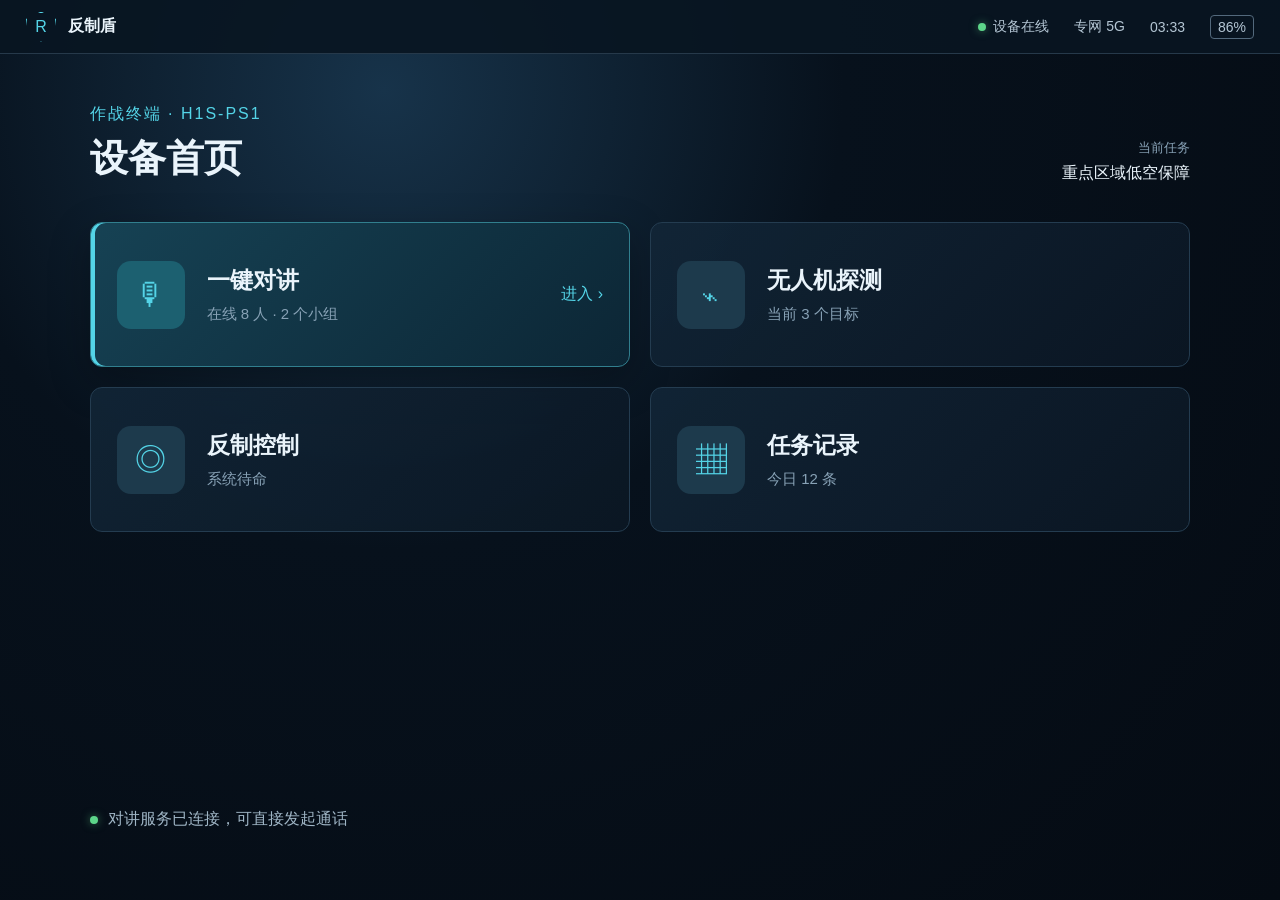
<file: talk-demo/index.html>
<!doctype html>
<html lang="zh-CN">
<head>
  <meta charset="utf-8">
  <meta name="viewport" content="width=device-width,initial-scale=1,viewport-fit=cover">
  <title>反制盾 · 一键对讲 Demo</title>
  <link rel="stylesheet" href="styles.css">
  <link rel="stylesheet" href="ptt.css">
</head>
<body>
  <main class="device-shell">
    <header class="status-bar">
      <div class="brand"><span class="brand-mark">R</span><strong>反制盾</strong></div>
      <div class="status-items"><span><i class="dot green"></i>设备在线</span><span>专网 5G</span><span id="clock">10:28</span><span class="battery">86%</span></div>
    </header>

    <section id="homeScreen" class="screen home-screen active" aria-label="设备首页">
      <div class="home-heading">
        <div><p>作战终端 · H1S-PS1</p><h1>设备首页</h1></div>
        <div class="weather"><span>当前任务</span><strong>重点区域低空保障</strong></div>
      </div>
      <div class="home-grid">
        <button class="home-card talk-shortcut" id="openTalk">
          <span class="home-icon">🎙</span><span><strong>一键对讲</strong><small>在线 8 人 · 2 个小组</small></span><i>进入 ›</i>
        </button>
        <button class="home-card"><span class="home-icon">⌁</span><span><strong>无人机探测</strong><small>当前 3 个目标</small></span></button>
        <button class="home-card"><span class="home-icon">◎</span><span><strong>反制控制</strong><small>系统待命</small></span></button>
        <button class="home-card"><span class="home-icon">▦</span><span><strong>任务记录</strong><small>今日 12 条</small></span></button>
      </div>
      <div class="home-note"><i class="dot green"></i>对讲服务已连接，可直接发起通话</div>
    </section>

    <section id="talkScreen" class="screen talk-screen" aria-label="一键对讲">
      <aside class="sidebar">
        <div class="side-title"><button id="backHome" aria-label="返回首页">‹</button><div><small>通讯协同</small><h1>一键对讲</h1></div></div>
        <div class="tabs" role="tablist">
          <button class="tab active" data-tab="contacts">通讯录 <span>8</span></button>
          <button class="tab" data-tab="groups">对讲小组 <span id="groupCount">2</span></button>
        </div>
        <div class="search"><span>⌕</span><input id="searchInput" placeholder="搜索人员或小组"></div>
        <div id="contactsList" class="channel-list"></div>
        <div id="groupsList" class="channel-list hidden"></div>
        <button id="createGroup" class="create-group hidden">＋ 创建对讲小组</button>
      </aside>

      <section class="conversation">
        <header class="conversation-head">
          <div class="target-avatar group" id="targetAvatar">巡防</div>
          <div><h2 id="targetName">一号巡防组</h2><p id="targetMeta"><i class="dot green"></i>5 人在线 · 小组频道 01</p></div>
          <div class="head-actions"><button title="成员">♟ <span id="memberNumber">5</span></button><button title="更多">•••</button></div>
        </header>
        <div class="channel-banner"><span>CH 01</span><div><strong>专网加密频道</strong><small>当前信号稳定 · 延迟 36ms</small></div><i class="signal">▂▄▆█</i></div>
        <div class="messages" id="messages" aria-live="polite"></div>
        <footer class="ptt-panel">
          <div class="ptt-status"><span id="pttHint">按住麦克风开始讲话</span><span id="timer">00:00</span></div>
          <button id="pttButton" class="ptt-button" aria-label="按住说话">
            <span class="mic" aria-hidden="true"><svg viewBox="0 0 48 48" fill="none"><rect x="17" y="7" width="14" height="25" rx="7"/><path d="M11 24v2a13 13 0 0 0 26 0v-2M24 39v5M18 44h12"/></svg></span>
            <strong>按住说话</strong><small>松开发送</small>
          </button>
          <p>按住按钮或按住 <kbd>空格键</kbd> 发话</p>
        </footer>
      </section>

      <aside class="members-panel">
        <header><span>当前成员</span><small id="onlineSummary">5 / 5 在线</small></header>
        <div id="memberList"></div>
        <div class="device-health"><span>频道状态</span><strong><i class="dot green"></i>正常</strong><small>语音链路已加密</small></div>
      </aside>
    </section>
  </main>

  <dialog id="groupDialog">
    <form method="dialog" id="groupForm">
      <header><div><small>新建频道</small><h2>创建对讲小组</h2></div><button value="cancel" aria-label="关闭">×</button></header>
      <label>小组名称<input id="groupName" required maxlength="12" placeholder="例如：二号巡防组"></label>
      <fieldset><legend>选择成员 <span id="selectedCount">已选 0 人</span></legend><div id="groupMemberChoices"></div></fieldset>
      <footer><button value="cancel" class="secondary">取消</button><button id="saveGroup" value="default">创建小组</button></footer>
    </form>
  </dialog>
  <div id="toast" class="toast" role="status"></div>
  <script src="app.js"></script>
</body>
</html>
</file>
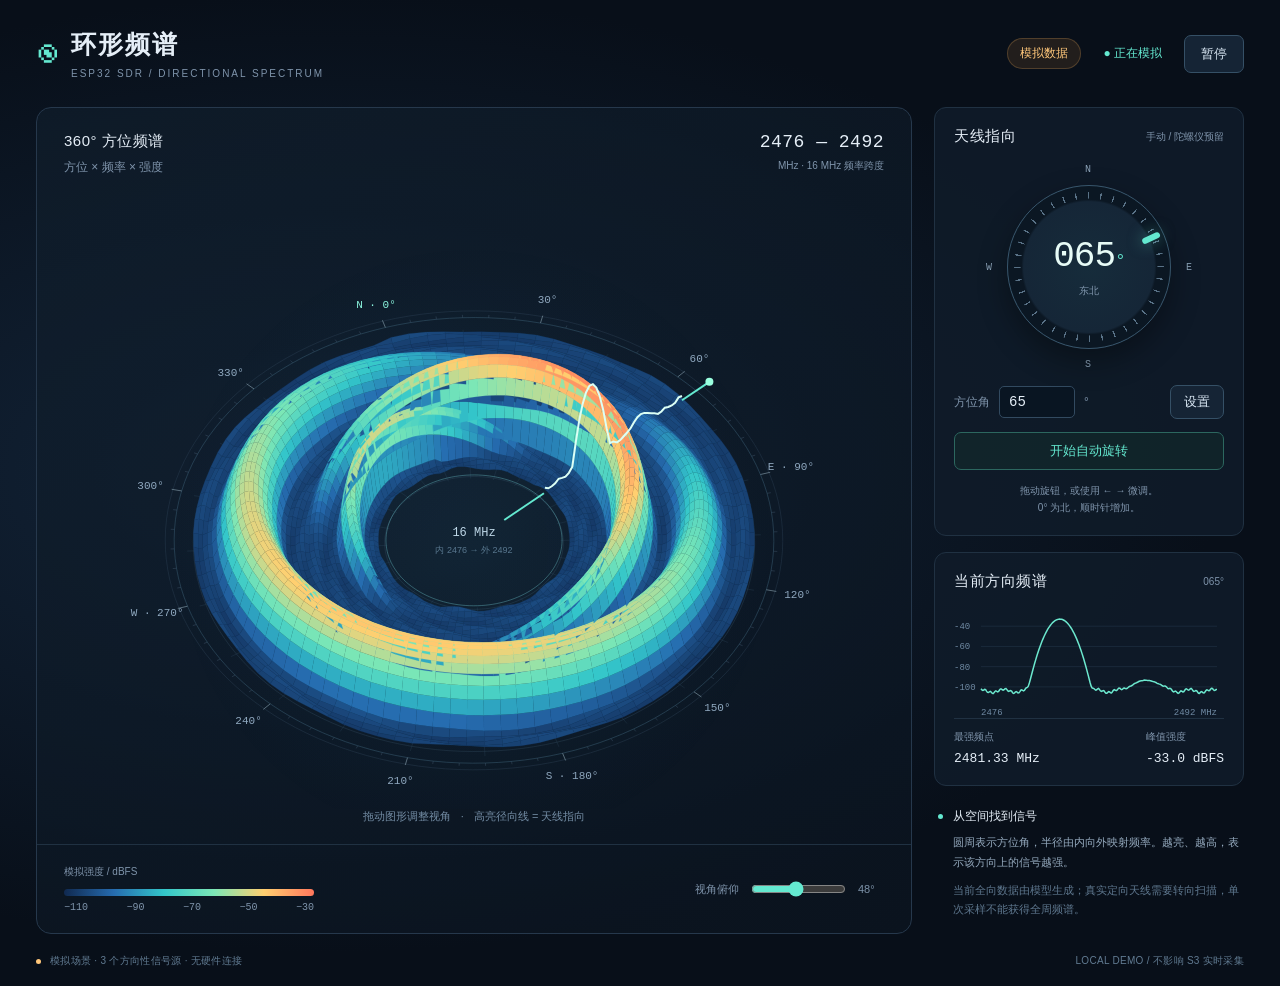
<file: ring-spectrum.html>
<!doctype html><html lang="zh-CN"><head><meta charset="utf-8"><meta name="viewport" content="width=device-width, initial-scale=1"><title>环形频谱 · ESP32 SDR</title><style>
:root{color-scheme:dark;--bg:#080f19;--panel:#101b29;--line:#203142;--muted:#7f94ab;--text:#e5eef7;--cyan:#64e9d0;--amber:#ffc77a}*{box-sizing:border-box}body{margin:0;background:radial-gradient(ellipse at 26% 48%,#13253a 0,#080f19 66%);color:var(--text);font-family:-apple-system,BlinkMacSystemFont,"Segoe UI",sans-serif}main{max-width:1600px;margin:auto;padding:28px 36px 18px}header{display:flex;justify-content:space-between;align-items:center;margin-bottom:28px}.brand{display:flex;gap:14px;align-items:center}.brandmark{color:var(--cyan);font-size:42px;font-weight:200}h1{font-size:25px;font-weight:600;letter-spacing:2px;margin:0}.brand p{font-size:10px;letter-spacing:2px;color:var(--muted);margin:7px 0 0}.header-right{display:flex;align-items:center;gap:22px;font-size:12px}.sim{color:var(--amber);background:#44342170;border:1px solid #80613b80;padding:6px 12px;border-radius:20px}.online{color:var(--cyan)}button{border:1px solid #355066;border-radius:7px;background:#152435;color:#dae8f5;font:500 13px -apple-system,sans-serif;padding:9px 16px;cursor:pointer;transition:background .2s}button:hover{background:#254355}button:focus-visible,input:focus-visible,#dial:focus-visible{outline:2px solid var(--cyan);outline-offset:4px}.layout{display:grid;grid-template-columns:minmax(0,1fr) 310px;gap:22px}.stage{min-width:0;border:1px solid #26384c;border-radius:15px;background:linear-gradient(150deg,#101e2caa,#0b1521aa);display:flex;flex-direction:column;overflow:hidden}.stage-head{display:flex;justify-content:space-between;gap:16px;padding:24px 27px 0}h2{font-size:15px;font-weight:500;letter-spacing:.5px;margin:0}.stage-head p{font-size:12px;color:var(--muted);margin:8px 0}.band{text-align:right;display:flex;flex-direction:column;gap:7px}.band b{font:18px ui-monospace,monospace;font-weight:400;letter-spacing:.5px}.band span{font-size:10px;color:var(--muted)}#scene{width:100%;height:565px;display:block;cursor:grab;touch-action:none;flex:1;min-height:460px}#scene:active{cursor:grabbing}.canvas-tip{text-align:center;color:#738ca4;font-size:11px;padding:0 12px 20px}.canvas-tip span{padding:0 7px}.stage-bottom{display:flex;justify-content:space-between;align-items:center;gap:35px;border-top:1px solid var(--line);padding:20px 27px}.colorlegend{width:250px;font-size:10px;color:var(--muted)}.gradient{height:7px;border-radius:5px;background:linear-gradient(90deg,#102950,#266cb0,#33c6ca,#7ce7b6,#ffcf70,#ff775c);margin:10px 0 6px}.ticks{display:flex;justify-content:space-between;font:10px ui-monospace,monospace}.tilt-label{font-size:11px;color:var(--muted);display:flex;align-items:center;gap:10px}input[type=range]{accent-color:var(--cyan);width:95px}output{width:26px}aside{display:flex;flex-direction:column;gap:16px}aside section{background:#101c2ad9;border:1px solid var(--line);border-radius:12px;padding:19px}.section-title{display:flex;justify-content:space-between;align-items:center}.section-title>span{font-size:10px;color:var(--muted)}.dial-wrap{position:relative;width:206px;height:206px;margin:18px auto 15px}.dial-wrap>span{position:absolute;color:#8ba2b7;font:10px ui-monospace,monospace}.north{top:0;left:99px}.south{bottom:0;left:99px}.west{top:98px;left:0}.east{top:98px;right:0}#dial{position:absolute;inset:21px;border-radius:50%;background:radial-gradient(circle,#162c3b 0,#152637 57%,#0b1723 59%,#0b1723 72%);border:1px solid #38566c;box-shadow:0 12px 30px #0005;cursor:grab;touch-action:none}.dial-ticks{position:absolute;inset:6px;border-radius:50%;background:repeating-conic-gradient(from -1deg,#597287 0deg 1deg,transparent 1deg 10deg);mask:radial-gradient(circle,transparent 64%,black 65%)}.needle{position:absolute;inset:0;border-radius:50%;pointer-events:none}.needle i{position:absolute;top:3px;left:calc(50% - 3px);width:6px;height:19px;border-radius:4px;background:var(--cyan);box-shadow:0 0 15px #63e9d088}.dial-center{position:absolute;inset:0;display:flex;flex-direction:column;align-items:center;justify-content:center;gap:7px;pointer-events:none}.dial-center strong{font:36px ui-monospace,monospace;color:#e7fbf6;letter-spacing:-1px}.dial-center strong span{font-size:18px;color:var(--cyan)}.dial-center>span{font-size:10px;color:var(--muted)}.direction-input{display:flex;align-items:center;gap:9px;font-size:12px;color:var(--muted)}input[type=number]{min-width:0;width:76px;padding:7px 9px;border:1px solid #324a60;border-radius:5px;background:#091522;color:var(--text);font:14px ui-monospace,monospace}.direction-input button{margin-left:auto;padding:7px 13px}.scan{width:100%;margin-top:13px;color:var(--cyan);border-color:#2c675f;background:#14332f66}.help{font-size:10px;line-height:1.7;color:var(--muted);margin:12px 0 0;text-align:center}#trace{width:100%;height:115px;display:block;margin-top:12px}.trace-stats{display:flex;justify-content:space-between;padding-top:11px;border-top:1px solid var(--line)}.trace-stats div{display:flex;flex-direction:column;gap:7px}.trace-stats span{font-size:10px;color:var(--muted)}.trace-stats strong{font:13px ui-monospace,monospace;font-weight:400}.readme{display:flex;gap:10px!important;background:transparent!important;border:none!important;padding:6px 4px!important}.small-dot{width:5px;height:5px;background:var(--cyan);border-radius:50%;margin-top:6px;flex-shrink:0}h3{font-size:12px;font-weight:500;margin:0}.readme p{font-size:11px;line-height:1.8;color:#94a9bd;margin:8px 0}.readme p.muted{color:#5e778e}footer{display:flex;justify-content:space-between;gap:12px;color:#617b92;font-size:10px;margin-top:20px;letter-spacing:.3px}footer i{display:inline-block;width:5px;height:5px;background:#ffc77a;border-radius:50%;margin-right:6px}@media(max-width:1050px){main{padding:22px}.layout{grid-template-columns:minmax(0,1fr) 280px}.stage-bottom{flex-wrap:wrap;gap:16px}.stage-head{padding:20px}.band b{font-size:15px}.header-right{gap:12px}}@media(max-width:760px){main{padding:18px 12px}header{gap:12px;flex-wrap:wrap;margin-bottom:20px}.brandmark{font-size:30px}h1{font-size:21px}.online{display:none}.header-right{gap:10px}.layout{grid-template-columns:1fr}.stage-head{padding:18px 16px 0}#scene{height:370px;min-height:370px;flex:auto}.stage-bottom{padding:16px;gap:18px}.colorlegend{width:210px}aside{display:grid;grid-template-columns:1fr}.direction{max-width:none}.direction-input{justify-content:center}.direction-input button{margin-left:0}.trace-panel #trace{height:150px}footer{flex-direction:column}.canvas-tip{font-size:10px}.brand p{letter-spacing:1px;font-size:9px}}

</style></head><body><main>
<header><div class="brand"><span class="brandmark">◉</span><div><h1>环形频谱</h1><p>ESP32 SDR / DIRECTIONAL SPECTRUM</p></div></div><div class="header-right"><span class="sim" id="mode">模拟数据</span><span class="online" id="runState">● 正在模拟</span><button id="pause">暂停</button></div></header>
<div class="layout"><section class="stage"><div class="stage-head"><div><h2>360° 方位频谱</h2><p>方位 × 频率 × 强度</p></div><div class="band"><b>2476 — 2492</b><span>MHz · 16 MHz 频率跨度</span></div></div><canvas id="scene" aria-label="三维环形频谱：圆周为方位，半径为频率，高度和颜色为强度"></canvas><div class="canvas-tip">拖动图形调整视角 <span>·</span> 高亮径向线 = 天线指向</div><div class="stage-bottom"><div class="colorlegend"><span>模拟强度 / dBFS</span><div class="gradient"></div><div class="ticks"><span>−110</span><span>−90</span><span>−70</span><span>−50</span><span>−30</span></div></div><label class="tilt-label">视角俯仰 <input id="tilt" type="range" min="20" max="80" value="48"><output id="tiltValue">48°</output></label></div></section>
<aside><section class="direction"><div class="section-title"><h2>天线指向</h2><span>手动 / 陀螺仪预留</span></div><div class="dial-wrap"><span class="north">N</span><span class="east">E</span><span class="south">S</span><span class="west">W</span><div id="dial" role="slider" tabindex="0" aria-label="天线方向" aria-valuemin="0" aria-valuemax="359" aria-valuenow="65"><div class="dial-ticks"></div><div class="needle" id="needle"><i></i></div><div class="dial-center"><strong id="heading">065<span>°</span></strong><span id="bearing">东北偏东</span></div></div></div><div class="direction-input"><label for="angle">方位角</label><input id="angle" type="number" min="0" max="359" step="1" value="65"><span>°</span><button id="setAngle">设置</button></div><button id="scan" class="scan">开始自动旋转</button><p class="help">拖动旋钮，或使用 ← → 微调。<br>0° 为北，顺时针增加。</p></section>
<section class="trace-panel"><div class="section-title"><h2>当前方向频谱</h2><span id="traceAngle">065°</span></div><canvas id="trace" aria-label="当前天线方向的模拟频谱"></canvas><div class="trace-stats"><div><span>最强频点</span><strong id="peakFreq">—</strong></div><div><span>峰值强度</span><strong id="peakPower">—</strong></div></div></section>
<section class="readme"><span class="small-dot"></span><div><h3>从空间找到信号</h3><p>圆周表示方位角，半径由内向外映射频率。越亮、越高，表示该方向上的信号越强。</p><p class="muted">当前全向数据由模型生成；真实定向天线需要转向扫描，单次采样不能获得全周频谱。</p></div></section></aside></div>
<footer><span><i></i> 模拟场景 · 3 个方向性信号源 · 无硬件连接</span><span id="frameStatus">LOCAL DEMO / 不影响 S3 实时采集</span></footer>
</main><script>
'use strict';
const $=id=>document.getElementById(id), TAU=Math.PI*2, NA=96, NF=40;
let heading=65, tilt=48, yaw=-.30, paused=false, scanning=false, simTime=0, last=0, lastPaint=0, frames=0, external=null;
const canvas=$('scene'), ctx=canvas.getContext('2d');let W=0,H=0,scale=1;
const bands=[{bearing:65,f:2481.3,width:.38,beam:24,level:-33},{bearing:223,f:2487.2,width:.62,beam:33,level:-42},{bearing:321,f:2478.4,width:.25,beam:17,level:-48}];
const angleDiff=(a,b)=>((a-b+540)%360)-180;
const stops=[[16,41,80],[38,108,176],[51,198,202],[124,231,182],[255,207,112],[255,119,92]];
function color(v,alpha=1){const f=Math.min(4.9999,Math.max(0,(v+110)/80*5)),i=Math.floor(f),t=f-i;const rgb=stops[i].map((x,k)=>Math.round(x+(stops[i+1][k]-x)*t));return `rgba(${rgb.join(',')},${alpha})`;}
function strength(a,f){if(external){const ai=Math.round(a/360*(external.length))%external.length,fi=Math.max(0,Math.min(external[0].length-1,Math.round((f-2476)/16*(external[0].length-1))));return external[ai][fi];}
 let p=10**((-104+1.7*Math.sin(a*.22+f*4+simTime*2)+Math.cos(f*18-a*.1))/10);
 for(let n=0;n<bands.length;n++){const b=bands[n],d=angleDiff(a,b.bearing),df=(f-b.f-.045*Math.sin(simTime*.8+n))/b.width;const pulse=n===1?(.25+.75*(.5+.5*Math.sin(simTime*1.4))):.8+.2*Math.sin(simTime*.7+n);p+=10**(b.level/10)*Math.exp(-.5*(d/b.beam)**2)*Math.exp(-.5*df*df)*pulse;}return Math.max(-110,Math.min(-25,10*Math.log10(p)));}
function setHeading(v){if(!Number.isFinite(v))throw Error('heading must be finite');heading=((v%360)+360)%360;const n=Math.round(heading)%360,s=String(n).padStart(3,'0');$('heading').innerHTML=s+'<span>°</span>';$('traceAngle').textContent=s+'°';$('needle').style.transform=`rotate(${heading}deg)`;$('dial').setAttribute('aria-valuenow',n);$('dial').setAttribute('aria-valuetext',`${n} 度`);if(document.activeElement!==$('angle'))$('angle').value=n;const names=['北','东北','东','东南','南','西南','西','西北'];$('bearing').textContent=names[Math.round(heading/45)%8];}
function resize(){const r=canvas.getBoundingClientRect(),d=Math.min(devicePixelRatio||1,2);W=r.width;H=r.height;canvas.width=W*d;canvas.height=H*d;ctx.setTransform(d,0,0,d,0,0);scale=Math.min(W/650,H/490);}
function project(x,y,z=0){const xr=x*Math.cos(yaw)-y*Math.sin(yaw),yr=x*Math.sin(yaw)+y*Math.cos(yaw),t=tilt*Math.PI/180;return {x:W/2+xr*scale,y:H*.57+(yr*Math.sin(t)-z*Math.cos(t))*scale,depth:-yr*Math.cos(t)+z*Math.sin(t)};}
function polar(a,r,z=0){return project(Math.sin(a)*r,-Math.cos(a)*r,z);}
function line(points,stroke,width=1){ctx.beginPath();points.forEach((p,i)=>i?ctx.lineTo(p.x,p.y):ctx.moveTo(p.x,p.y));ctx.strokeStyle=stroke;ctx.lineWidth=width;ctx.stroke();}
function circle(r,z,stroke,width=1){const points=Array.from({length:145},(_,i)=>polar(i/144*TAU,r,z));line(points,stroke,width);}
function drawScene(){ctx.clearRect(0,0,W,H);const halo=ctx.createRadialGradient(W/2,H*.58,10,W/2,H*.58,240*scale);halo.addColorStop(0,'#3a9fc510');halo.addColorStop(1,'#3a9fc500');ctx.fillStyle=halo;ctx.fillRect(0,0,W,H);
 for(let r=70;r<=220;r+=30)circle(r,-3,'#36526855');for(let a=0;a<360;a+=15)line([polar(a*Math.PI/180,68,-3),polar(a*Math.PI/180,225,-3)],'#36526840');
 const vertices=[];for(let ai=0;ai<=NA;ai++){const row=[];for(let fi=0;fi<=NF;fi++){const a=ai/NA*360,f=2476+fi/NF*16,v=strength(a%360,f);row.push({p:polar(a*Math.PI/180,75+fi/NF*145,Math.max(0,(v+105)/75)*92),v});}vertices.push(row);}
 const tiles=[];for(let a=0;a<NA;a++)for(let f=0;f<NF;f++){const q=[vertices[a][f],vertices[a+1][f],vertices[a+1][f+1],vertices[a][f+1]];tiles.push({q,d:q.reduce((s,x)=>s+x.p.depth,0)/4,v:q.reduce((s,x)=>s+x.v,0)/4});}tiles.sort((a,b)=>a.d-b.d);
 for(const t of tiles){ctx.beginPath();t.q.forEach((x,i)=>i?ctx.lineTo(x.p.x,x.p.y):ctx.moveTo(x.p.x,x.p.y));ctx.closePath();ctx.fillStyle=color(t.v);ctx.fill();ctx.strokeStyle=color(t.v,.5);ctx.lineWidth=.4;ctx.stroke();}
 circle(235,0,'#3b5e7480');circle(242,0,'#30465a60');circle(69,0,'#71c8cf60');for(let a=0;a<360;a+=5){const len=a%30===0?8:3;line([polar(a/180*Math.PI,235),polar(a/180*Math.PI,235+len)],a%30===0?'#9bb5c288':'#526b8055');}
 ctx.textAlign='center';ctx.textBaseline='middle';ctx.font='11px ui-monospace,monospace';for(let a=0;a<360;a+=30){const p=polar(a/180*Math.PI,260);ctx.fillStyle=a===0?'#8bf6df':'#8fa8bf';ctx.fillText(a%90===0?['N · 0°','E · 90°','S · 180°','W · 270°'][a/90]:a+'°',p.x,p.y);}
 const rad=heading/180*Math.PI;const path=[];for(let f=0;f<=NF;f++){const v=strength(heading,2476+f/NF*16);path.push(polar(rad,75+f/NF*145,Math.max(0,(v+105)/75)*92+2));}line(path,'#dcfff5',2);line([polar(rad,32),polar(rad,74)],'#64e9d0',2);line([polar(rad,220),polar(rad,249)],'#64e9d0',2);const tip=polar(rad,249);ctx.beginPath();ctx.arc(tip.x,tip.y,4,0,TAU);ctx.fillStyle='#9affdf';ctx.fill();
 const center=project(0,0);ctx.fillStyle='#bdd6e6';ctx.font='12px ui-monospace,monospace';ctx.fillText('16 MHz',center.x,center.y-8);ctx.fillStyle='#59778e';ctx.font='9px sans-serif';ctx.fillText('内 2476 → 外 2492',center.x,center.y+10);
}
function drawTrace(){const c=$('trace'),r=c.getBoundingClientRect(),d=Math.min(devicePixelRatio||1,2);if(c.width!==Math.round(r.width*d)||c.height!==Math.round(r.height*d)){c.width=Math.round(r.width*d);c.height=Math.round(r.height*d);}const g=c.getContext('2d');g.setTransform(d,0,0,d,0,0);g.clearRect(0,0,r.width,r.height);const left=27,top=8,w=r.width-34,h=r.height-29;g.font='9px monospace';g.textAlign='left';g.fillStyle='#6f89a2';g.strokeStyle='#263b4f';g.lineWidth=.5;for(let v=-100;v<=-40;v+=20){const y=top+(-25-v)/85*h;g.beginPath();g.moveTo(left,y);g.lineTo(left+w,y);g.stroke();g.fillText(v,0,y+3);}g.beginPath();let best=-Infinity,peak=0;for(let i=0;i<256;i++){const v=strength(heading,2476+i/255*16),x=left+i/255*w,y=top+(-25-v)/85*h;if(v>best){best=v;peak=i;}i?g.lineTo(x,y):g.moveTo(x,y);}g.strokeStyle='#6ce8ce';g.lineWidth=1.5;g.stroke();g.textAlign='left';g.fillText('2476',left,r.height-3);g.textAlign='right';g.fillText('2492 MHz',left+w,r.height-3);$('peakFreq').textContent=(2476+peak/255*16).toFixed(2)+' MHz';$('peakPower').textContent=best.toFixed(1)+' dBFS';}
function animate(now){const dt=last?Math.min((now-last)/1000,.1):0;last=now;if(!paused){simTime+=dt;if(scanning)setHeading(heading+dt*18);}if(now-lastPaint>50){drawScene();drawTrace();frames++;lastPaint=now;}requestAnimationFrame(animate);}
let dialPointer=false;function pointDial(e){const r=$('dial').getBoundingClientRect();setHeading(Math.atan2(e.clientX-r.left-r.width/2,-(e.clientY-r.top-r.height/2))*180/Math.PI);}
$('dial').onpointerdown=e=>{dialPointer=true;scanning=false;$('scan').textContent='开始自动旋转';$('dial').setPointerCapture(e.pointerId);pointDial(e);};$('dial').onpointermove=e=>{if(dialPointer)pointDial(e);};$('dial').onpointerup=$('dial').onpointercancel=()=>dialPointer=false;
$('dial').onkeydown=e=>{if(['ArrowRight','ArrowUp','ArrowLeft','ArrowDown','Home'].includes(e.key)){e.preventDefault();setHeading(e.key==='Home'?0:heading+(['ArrowRight','ArrowUp'].includes(e.key)?1:-1)*(e.shiftKey?10:1));}};
$('setAngle').onclick=()=>{if($('angle').reportValidity())setHeading(Number($('angle').value));};$('angle').onkeydown=e=>{if(e.key==='Enter')$('setAngle').click();};$('scan').onclick=()=>{scanning=!scanning;$('scan').textContent=scanning?'停止自动旋转':'开始自动旋转';};$('pause').onclick=()=>{paused=!paused;$('pause').textContent=paused?'继续':'暂停';$('runState').textContent=paused?'● 已暂停':external?'● 外部数据':'● 正在模拟';};$('tilt').oninput=()=>{tilt=Number($('tilt').value);$('tiltValue').textContent=tilt+'°';};
let drag=null;canvas.onpointerdown=e=>{drag={x:e.clientX,y:e.clientY,yaw,tilt};canvas.setPointerCapture(e.pointerId);};canvas.onpointermove=e=>{if(drag){yaw=drag.yaw+(e.clientX-drag.x)*.006;tilt=Math.max(20,Math.min(80,drag.tilt-(e.clientY-drag.y)*.2));$('tilt').value=tilt;$('tiltValue').textContent=Math.round(tilt)+'°';}};canvas.onpointerup=canvas.onpointercancel=()=>drag=null;
// A full frame is [azimuth bin][frequency bin], N clockwise, inner-to-outer 2476..2492 MHz.
window.ringSpectrum={setHeading,pushFrame(frame){if(!Array.isArray(frame)||frame.length<4||frame.length>720||!Array.isArray(frame[0])||frame[0].length<2||frame[0].length>2048)throw Error('invalid matrix dimensions');const width=frame[0].length;if(frame.some(row=>!Array.isArray(row)||row.length!==width||row.some(v=>!Number.isFinite(v)||v< -200||v>50)))throw Error('invalid intensity values');external=frame.map(row=>row.slice());$('mode').textContent='外部数据';$('runState').textContent=paused?'● 已暂停':'● 外部数据';document.querySelector('footer span').textContent='外部矩阵 · 由调用方提供；非硬件连接证明';},useSimulation(){external=null;$('mode').textContent='模拟数据';$('runState').textContent=paused?'● 已暂停':'● 正在模拟';document.querySelector('footer span').textContent='模拟场景 · 3 个方向性信号源 · 无硬件连接';},getState:()=>({heading,tilt,paused,scanning,mode:external?'external':'simulation',frames})};
window.addEventListener('resize',resize);resize();setHeading(heading);requestAnimationFrame(animate);

</script></body></html>
</file>
<file: talk-demo/styles.css>
:root{color-scheme:dark;--bg:#07111c;--panel:#0d1b2a;--panel2:#122537;--line:#243c50;--text:#eaf4fb;--muted:#88a2b6;--cyan:#54d4e7;--green:#5dd68a;--orange:#ffb85c}*{box-sizing:border-box}html,body{margin:0;width:100%;height:100%;overflow:hidden;background:#020812;color:var(--text);font-family:"Microsoft YaHei UI","Noto Sans SC",sans-serif}button,input{font:inherit}.device-shell{width:100vw;height:100vh;min-width:980px;min-height:620px;background:radial-gradient(circle at 30% 10%,#17334a 0,#07111c 38%,#050b13 100%);display:flex;flex-direction:column}.status-bar{height:54px;flex:none;display:flex;align-items:center;justify-content:space-between;padding:0 26px;background:#081522e8;border-bottom:1px solid #26394a}.brand,.status-items{display:flex;align-items:center;gap:12px}.brand-mark{display:grid;place-items:center;width:30px;height:30px;border:1px solid var(--cyan);color:var(--cyan);clip-path:polygon(50% 0,100% 25%,92% 78%,50% 100%,8% 78%,0 25%)}.status-items{gap:25px;color:#b4c6d4;font-size:14px}.status-items span{display:flex;align-items:center;gap:7px}.dot{display:inline-block;width:8px;height:8px;border-radius:50%;background:#708296}.dot.green{background:var(--green);box-shadow:0 0 8px #5dd68a80}.battery{border:1px solid #53697c;border-radius:4px;padding:3px 7px}.screen{display:none;flex:1;min-height:0}.screen.active{display:flex}.home-screen{padding:50px 7vw 70px;flex-direction:column}.home-heading{display:flex;align-items:end;justify-content:space-between;margin-bottom:38px}.home-heading p{color:var(--cyan);margin:0 0 8px;letter-spacing:2px}.home-heading h1{font-size:38px;margin:0}.weather{text-align:right}.weather span,.weather strong{display:block}.weather span{font-size:13px;color:var(--muted);margin-bottom:6px}.weather strong{font-weight:500}.home-grid{display:grid;grid-template-columns:repeat(2,1fr);gap:20px;max-width:1180px}.home-card{min-height:145px;border:1px solid var(--line);border-radius:12px;background:linear-gradient(135deg,#122638d9,#0b1724d9);color:var(--text);padding:26px;text-align:left;display:flex;align-items:center;gap:22px;cursor:pointer;transition:.2s}.home-card:hover{transform:translateY(-2px);border-color:#4f758e;background:#152d42}.home-card.talk-shortcut{border-color:#317f8e;background:linear-gradient(135deg,#164254,#0c2635);box-shadow:inset 4px 0 var(--cyan),0 14px 40px #0004}.home-icon{width:68px;height:68px;border-radius:14px;display:grid;place-items:center;background:#1d3a4c;color:var(--cyan);font-size:31px}.talk-shortcut .home-icon{background:#1c6070}.home-card strong,.home-card small{display:block}.home-card strong{font-size:23px;margin-bottom:9px}.home-card small{color:var(--muted);font-size:15px}.home-card>i{margin-left:auto;color:var(--cyan);font-style:normal}.home-note{margin-top:auto;color:#9fb5c5;display:flex;align-items:center;gap:10px}.talk-screen{display:none;grid-template-columns:340px minmax(520px,1fr) 260px;background:#07111c}.talk-screen.active{display:grid}.sidebar{min-height:0;background:#0b1826;border-right:1px solid var(--line);display:flex;flex-direction:column}.side-title{height:88px;display:flex;align-items:center;gap:14px;padding:14px 18px;border-bottom:1px solid var(--line)}.side-title button{width:44px;height:44px;border:1px solid #314c61;border-radius:8px;background:#132638;color:#cae3f2;font-size:32px;cursor:pointer}.side-title small{color:var(--cyan);letter-spacing:2px}.side-title h1{font-size:23px;margin:3px 0 0}.tabs{display:grid;grid-template-columns:1fr 1fr;padding:14px 15px 0}.tab{height:44px;border:0;border-bottom:2px solid transparent;background:transparent;color:var(--muted);cursor:pointer}.tab.active{color:var(--cyan);border-bottom-color:var(--cyan)}.tab span{font-size:12px;background:#203448;border-radius:10px;padding:2px 6px;margin-left:4px}.search{height:43px;margin:14px 15px;display:flex;align-items:center;gap:8px;background:#09131e;border:1px solid #253d50;border-radius:7px;padding:0 11px}.search span{font-size:23px;color:#7993a7}.search input{width:100%;border:0;outline:0;background:transparent;color:var(--text)}.channel-list{overflow:auto;flex:1;padding:0 10px}.channel-list.hidden,.create-group.hidden{display:none}.channel{width:100%;border:1px solid transparent;border-radius:8px;background:transparent;color:var(--text);padding:12px;display:flex;align-items:center;gap:12px;text-align:left;cursor:pointer;margin-bottom:5px}.channel:hover{background:#112335}.channel.selected{background:#163247;border-color:#2b6274}.avatar,.target-avatar{display:grid;place-items:center;flex:none;width:45px;height:45px;border-radius:50%;background:#244058;color:#cce9f4;font-size:14px}.avatar.group,.target-avatar.group{border-radius:10px;background:#195164;color:#a9f0f7}.channel-copy{flex:1;min-width:0}.channel-copy strong,.channel-copy small{display:block;white-space:nowrap;overflow:hidden;text-overflow:ellipsis}.channel-copy strong{font-size:16px;font-weight:500}.channel-copy small{color:var(--muted);font-size:12px;margin-top:5px}.online-mark{width:7px;height:7px;background:var(--green);border-radius:50%}.online-mark.offline{background:#5b6874}.create-group{margin:12px 15px 16px;height:45px;border:1px dashed #3d6a7c;border-radius:8px;background:#102638;color:#7dd9e8;cursor:pointer}.conversation{min-width:0;display:flex;flex-direction:column;background:radial-gradient(circle at 50% 20%,#10283a 0,#091522 48%,#07111c 100%)}.conversation-head{height:88px;flex:none;display:flex;align-items:center;gap:14px;padding:0 24px;border-bottom:1px solid var(--line);background:#0d1b29cc}.conversation-head h2{font-size:21px;margin:0 0 6px}.conversation-head p{font-size:13px;color:var(--muted);margin:0;display:flex;align-items:center;gap:7px}.head-actions{margin-left:auto;display:flex;gap:9px}.head-actions button{height:42px;border:1px solid #314b60;border-radius:7px;background:#132638;color:#c1d5e3;padding:0 12px}.channel-banner{margin:18px 24px 0;border:1px solid #264d61;background:#0d2635;border-radius:9px;padding:13px 17px;display:flex;align-items:center;gap:14px}.channel-banner>span{color:var(--cyan);font-weight:700;background:#183d4d;border-radius:5px;padding:8px}.channel-banner strong,.channel-banner small{display:block}.channel-banner strong{font-size:14px}.channel-banner small{color:var(--muted);font-size:12px;margin-top:3px}.signal{margin-left:auto;color:var(--green);font-style:normal;letter-spacing:2px}.messages{flex:1;min-height:0;overflow:auto;padding:20px 26px}.message{display:flex;gap:11px;margin:0 0 18px;max-width:75%}.message.self{margin-left:auto;flex-direction:row-reverse}.message .bubble{background:#14283a;border:1px solid #294358;border-radius:3px 12px 12px 12px;padding:10px 13px;min-width:180px}.message.self .bubble{background:#174355;border-color:#2b6c7e;border-radius:12px 3px 12px 12px}.message .meta{display:flex;justify-content:space-between;gap:20px;color:var(--muted);font-size:11px;margin-bottom:7px}.voice-row{display:flex;align-items:center;gap:10px;color:#d9f5fa}.voice-row button{border:0;background:transparent;color:var(--cyan);font-size:19px;padding:0;cursor:pointer}.voice-bars{letter-spacing:1px;color:#87d7e4}.voice-row audio{height:30px;width:220px}.ptt-panel{flex:none;padding:12px 24px 16px;text-align:center;border-top:1px solid var(--line);background:#0a1724e8}.ptt-status{display:flex;justify-content:center;gap:18px;color:var(--muted);font-size:12px;margin-bottom:9px}.ptt-button{width:min(390px,80%);height:78px;border:1px solid #2c8698;border-radius:14px;background:linear-gradient(#1f6574,#174958);color:white;cursor:pointer;box-shadow:0 9px 25px #0005,inset 0 1px #ffffff30;display:grid;grid-template-columns:42px auto;grid-template-rows:1fr 1fr;align-items:center;justify-content:center;column-gap:12px;touch-action:none;user-select:none}.ptt-button .mic{grid-row:1/3;width:38px;height:38px;border-radius:50%;display:grid;place-items:center;background:#d9f8ff;color:#266a78;font-size:13px}.ptt-button strong{text-align:left;align-self:end;font-size:17px}.ptt-button small{text-align:left;align-self:start;color:#b6dbe2}.ptt-button.transmitting{background:linear-gradient(#df594b,#a8332b);border-color:#ff968c;transform:scale(.985);box-shadow:0 0 30px #df594b45}.ptt-button.transmitting .mic{animation:pulse 1s infinite;color:#bd4035}.ptt-panel p{color:#637f94;font-size:11px;margin:8px 0 0}.ptt-panel kbd{border:1px solid #405a6e;border-radius:3px;padding:1px 5px;background:#132536}.members-panel{min-height:0;background:#0b1826;border-left:1px solid var(--line);padding:18px}.members-panel>header{display:flex;justify-content:space-between;border-bottom:1px solid var(--line);padding-bottom:14px}.members-panel>header small{color:var(--green)}.member{display:flex;align-items:center;gap:10px;padding:13px 0;border-bottom:1px solid #1e3243}.member .avatar{width:36px;height:36px;font-size:11px}.member div:nth-child(2){min-width:0;flex:1}.member strong,.member small{display:block}.member strong{font-size:14px;font-weight:500}.member small{font-size:11px;color:var(--muted);margin-top:4px}.device-health{position:absolute;bottom:25px}.device-health span,.device-health strong,.device-health small{display:block}.device-health span{color:var(--muted);font-size:12px}.device-health strong{margin:7px 0;font-size:15px}.device-health small{color:#5f7b8e;font-size:11px}dialog{width:min(520px,90vw);border:1px solid #426075;border-radius:12px;background:#101f2e;color:var(--text);padding:0;box-shadow:0 30px 100px #000}dialog::backdrop{background:#020812c9;backdrop-filter:blur(4px)}dialog header{display:flex;justify-content:space-between;align-items:center;padding:19px 22px;border-bottom:1px solid var(--line)}dialog header small{color:var(--cyan)}dialog h2{margin:3px 0 0;font-size:22px}dialog header button{border:0;background:transparent;color:#8fa7b9;font-size:26px}dialog label{display:grid;gap:8px;padding:20px 22px 8px;color:#9fb5c5}dialog input{height:45px;border:1px solid #385267;border-radius:6px;background:#091522;color:white;padding:0 12px}fieldset{border:0;margin:0;padding:12px 22px 20px}legend{width:100%;display:flex;justify-content:space-between;color:#9fb5c5;margin-bottom:10px}legend span{font-size:12px;color:var(--cyan)}.choice{display:flex;align-items:center;gap:10px;padding:9px 0;border-bottom:1px solid #1e3446}.choice input{width:18px;height:18px;accent-color:var(--cyan)}dialog footer{display:flex;justify-content:flex-end;gap:10px;border-top:1px solid var(--line);padding:16px 22px}dialog footer button{height:42px;border:1px solid #378292;border-radius:6px;background:#176071;color:white;padding:0 22px}dialog footer .secondary{border-color:#3b5266;background:#172838;color:#aebfcb}.toast{position:fixed;top:75px;left:50%;transform:translate(-50%,-20px);opacity:0;pointer-events:none;background:#19384a;border:1px solid #3f788e;border-radius:7px;padding:11px 18px;transition:.2s;box-shadow:0 10px 30px #0008}.toast.show{opacity:1;transform:translate(-50%,0)}@keyframes pulse{50%{box-shadow:0 0 0 10px #fff2}}@media(max-width:1150px){.talk-screen{grid-template-columns:300px 1fr}.members-panel{display:none}.home-screen{padding-left:4vw;padding-right:4vw}}
</file>
<file: talk-demo/ptt.css>
/* 圆形 PTT：形态参考用户示意图，色彩延续反制盾青蓝体系。 */
.ptt-panel{min-height:226px;padding:12px 24px 14px;background:radial-gradient(circle at 50% 48%,#15364a 0,#0b1d2b 34%,#0a1724 68%)}
.ptt-status{margin-bottom:7px}
.ptt-button{position:relative;width:154px;height:180px;border:0;background:transparent;box-shadow:none;display:grid;grid-template-columns:1fr;grid-template-rows:132px 24px 18px;justify-items:center;align-items:center;column-gap:0;margin:0 auto;padding:0}
.ptt-button::before,.ptt-button::after{content:"";position:absolute;left:50%;top:66px;border-radius:50%;transform:translate(-50%,-50%);pointer-events:none}
.ptt-button::before{width:132px;height:132px;background:#163e50;border:1px solid #2c7184;box-shadow:0 0 0 13px #24576a45,0 0 38px #46c8df35;transition:.18s}
.ptt-button::after{width:112px;height:112px;background:linear-gradient(145deg,#62d9e9,#2aa1b8);box-shadow:inset 0 1px #c7f8ff70,0 7px 18px #0006;transition:.18s}
.ptt-button .mic{z-index:2;grid-row:1;width:48px;height:48px;border-radius:0;background:transparent;color:#06131b;display:grid;place-items:center}
.ptt-button .mic svg{width:40px;height:40px;stroke:currentColor;stroke-width:3.5;stroke-linecap:round;stroke-linejoin:round}
.ptt-button strong{grid-row:2;text-align:center;align-self:center;color:#d7eef3;font-size:15px;font-weight:500}
.ptt-button small{grid-row:3;text-align:center;align-self:center;color:#718e9f;font-size:11px}
.ptt-button:hover::before{box-shadow:0 0 0 17px #24576a45,0 0 48px #46c8df50}
.ptt-button.transmitting{background:transparent;border:0;transform:none;box-shadow:none}
.ptt-button.transmitting::before{width:142px;height:142px;background:#174b5d;border-color:#5be0ee;animation:ptt-ring 1.15s ease-out infinite}
.ptt-button.transmitting::after{background:linear-gradient(145deg,#80edf5,#36bdd0);transform:translate(-50%,-50%) scale(.94);box-shadow:inset 0 1px #fff9,0 0 30px #4ed7e780}
.ptt-button.transmitting .mic{animation:mic-pulse .8s ease-in-out infinite;color:#051116}
.ptt-button.transmitting strong{color:#75e4ef}
.ptt-panel p{margin:2px 0 0}
@keyframes ptt-ring{0%{box-shadow:0 0 0 8px #46d7e743,0 0 30px #46c8df55}70%{box-shadow:0 0 0 24px #46d7e700,0 0 48px #46c8df65}100%{box-shadow:0 0 0 8px #46d7e700,0 0 30px #46c8df35}}
@keyframes mic-pulse{50%{transform:scale(1.1)}}
</file>
